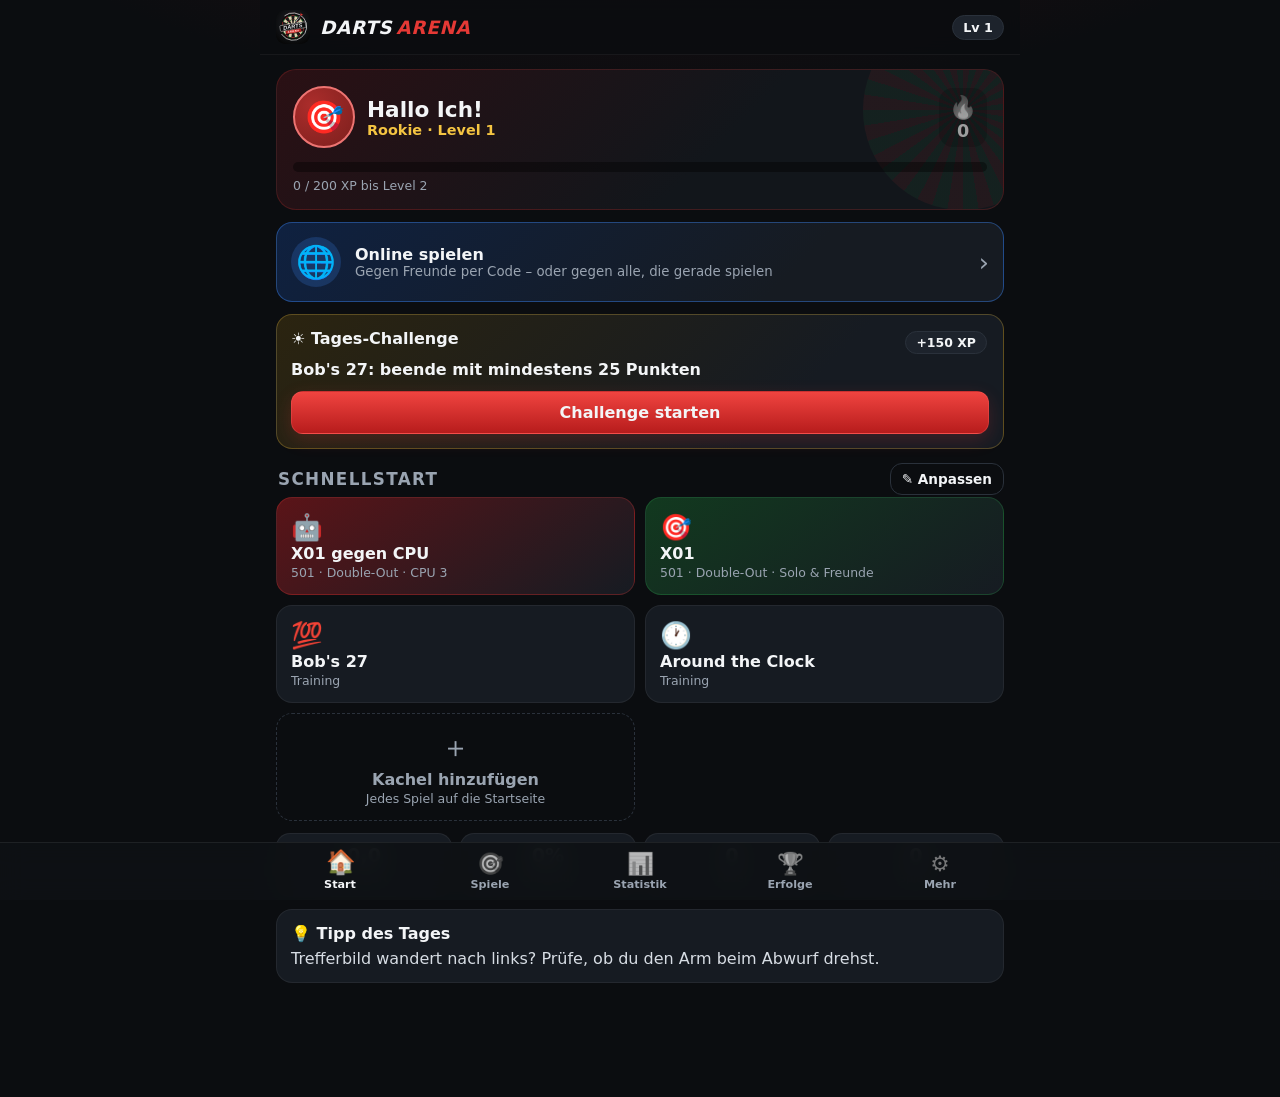
<file: darts/index.html>
<!doctype html>
<html lang="de">
<head>
  <meta charset="utf-8">
  <meta name="viewport" content="width=device-width, initial-scale=1, viewport-fit=cover, user-scalable=no">
  <title>Darts Arena</title>
  <meta name="description" content="Darts Arena – Scorer, Training und Spiele gegen die CPU mit Caller. Offline, ohne Werbung.">
  <meta name="theme-color" content="#0b0d10">
  <meta name="mobile-web-app-capable" content="yes">
  <meta name="apple-mobile-web-app-capable" content="yes">
  <meta name="apple-mobile-web-app-status-bar-style" content="black-translucent">
  <meta name="apple-mobile-web-app-title" content="Darts Arena">
  <link rel="manifest" href="manifest.webmanifest">
  <link rel="icon" href="icons/icon.svg" type="image/svg+xml">
  <link rel="apple-touch-icon" href="icons/icon-192.png">
  <link rel="stylesheet" href="css/app.css">
</head>
<body>
  <div class="splash"><img src="icons/icon.svg" alt=""><p>Darts Arena</p></div>
  <noscript>Bitte JavaScript aktivieren.</noscript>
  <script type="module" src="js/app.js"></script>
</body>
</html>
</file>
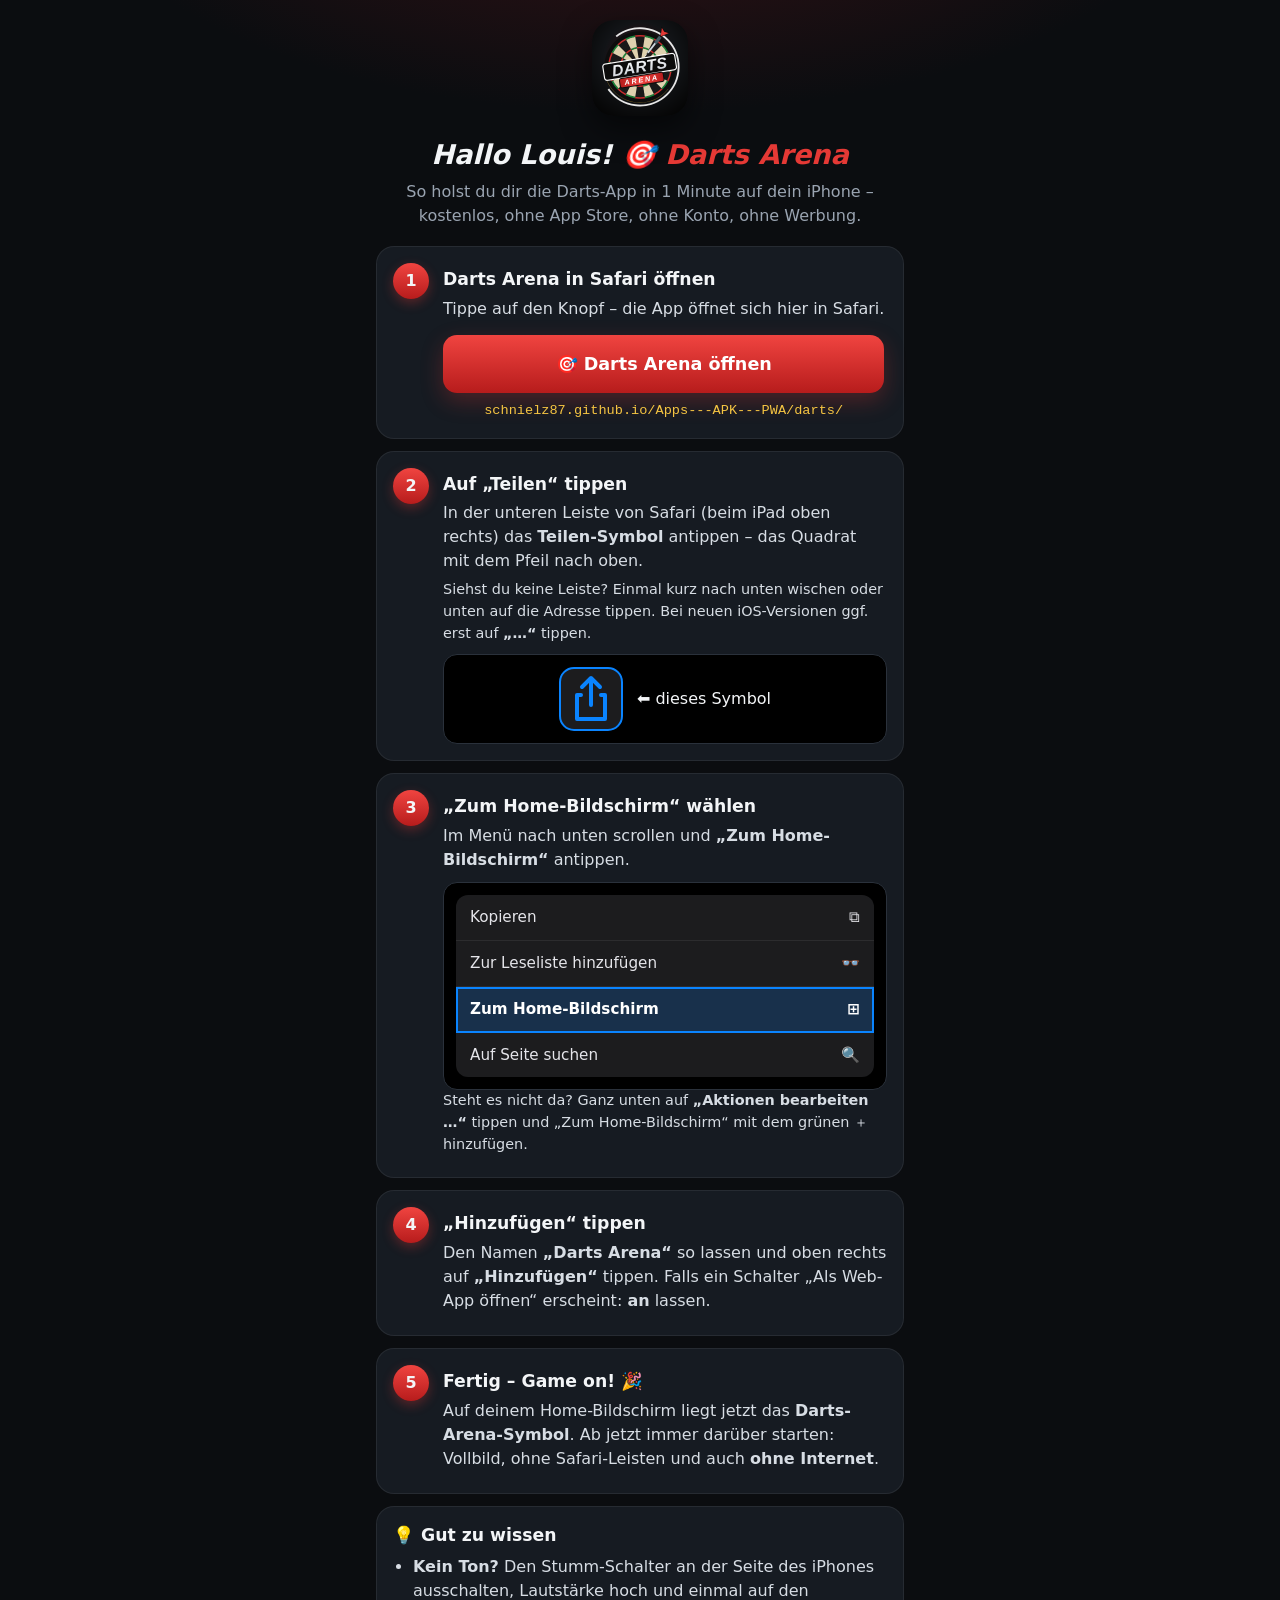
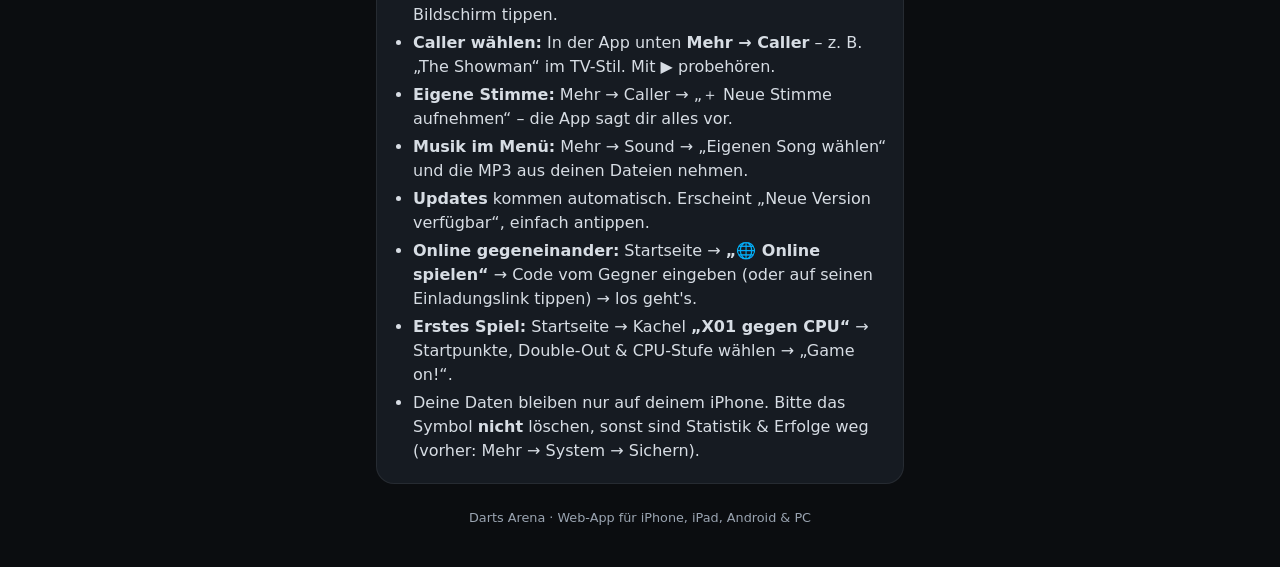
<file: darts/iphone.html>
<!doctype html>
<html lang="de">
<head>
  <meta charset="utf-8">
  <meta name="viewport" content="width=device-width, initial-scale=1, viewport-fit=cover">
  <title>Darts Arena aufs iPhone</title>
  <meta name="theme-color" content="#0b0d10">
  <link rel="icon" href="icons/icon.svg" type="image/svg+xml">
  <link rel="apple-touch-icon" href="icons/icon-192.png">
  <style>
    :root { --bg: #0b0d10; --card: #161b22; --line: #2a313b; --tx: #f3f5f7; --mu: #9aa4b1; --red: #e53935; --gold: #f5c542; --green: #2e9e4f; color-scheme: dark; }
    * { box-sizing: border-box; }
    body { margin: 0; font-family: system-ui, -apple-system, 'Segoe UI', Roboto, sans-serif; color: var(--tx); line-height: 1.5;
      background: radial-gradient(900px 420px at 50% -160px, #3a1216 0%, transparent 65%), var(--bg); }
    main { max-width: 560px; margin: 0 auto; padding: calc(20px + env(safe-area-inset-top)) 16px calc(40px + env(safe-area-inset-bottom)); }
    header { text-align: center; margin-bottom: 18px; }
    header img { width: 96px; height: 96px; border-radius: 22px; box-shadow: 0 12px 30px #0008; }
    h1 { font-size: 1.7rem; font-style: italic; font-weight: 900; margin: 12px 0 4px; }
    h1 b { color: var(--red); }
    .lead { color: var(--mu); margin: 0; }
    .card { background: var(--card); border: 1px solid #ffffff12; border-radius: 18px; padding: 16px; margin: 12px 0; }
    .warn { border-color: #f5c54266; background: linear-gradient(135deg, #2b2410, var(--card) 70%); }
    .ok { border-color: #2e9e4f66; background: linear-gradient(135deg, #12301c, var(--card) 70%); }
    .step { display: flex; gap: 14px; align-items: flex-start; }
    .num { flex: none; width: 36px; height: 36px; border-radius: 50%; display: grid; place-items: center; font-weight: 900;
      background: linear-gradient(180deg, #f04440, #b71c1c); box-shadow: 0 4px 12px #e5393555; }
    .step h2 { font-size: 1.08rem; margin: 4px 0 4px; }
    .step p { margin: 0 0 6px; color: #d7dde4; }
    .ill { margin-top: 10px; background: #000; border: 1px solid var(--line); border-radius: 14px; padding: 12px; display: flex; align-items: center; justify-content: center; gap: 14px; }
    .ill svg { flex: none; }
    .menu { width: 100%; background: #1c1c1e; border-radius: 12px; overflow: hidden; font-size: .95rem; }
    .menu div { display: flex; justify-content: space-between; align-items: center; padding: 11px 14px; border-bottom: 1px solid #2c2c2e; color: #e5e5ea; }
    .menu div:last-child { border: 0; }
    .menu .hl { background: #0a84ff33; outline: 2px solid #0a84ff; outline-offset: -2px; font-weight: 700; color: #fff; }
    .btn { display: block; width: 100%; text-align: center; text-decoration: none; color: #fff; font-weight: 800; font-size: 1.1rem; padding: 16px;
      border-radius: 14px; background: linear-gradient(180deg, #f04440, #b71c1c); box-shadow: 0 8px 22px #e5393544; margin-top: 14px; border: 0; }
    .btn.ghost { background: transparent; border: 1px solid var(--line); box-shadow: none; font-size: 1rem; }
    .url { display: block; text-align: center; font-family: ui-monospace, Menlo, monospace; font-size: .85rem; color: var(--gold); word-break: break-all; margin-top: 8px; }
    ul { margin: 6px 0 0; padding-left: 20px; } li { margin: 4px 0; color: #d7dde4; }
    .muted { color: var(--mu); font-size: .9rem; }
    .hidden { display: none; }
    footer { text-align: center; color: var(--mu); font-size: .8rem; margin-top: 24px; }
  </style>
</head>
<body>
<main>
  <header>
    <img src="icons/icon-192.png" alt="Darts Arena">
    <h1>Hallo <span id="who">Louis</span>! 🎯 <b>Darts Arena</b></h1>
    <p class="lead">So holst du dir die Darts-App in 1 Minute auf dein iPhone – kostenlos, ohne App Store, ohne Konto, ohne Werbung.</p>
  </header>

  <div id="notSafari" class="card warn hidden">
    <b>⚠️ Bitte in Safari öffnen</b>
    <p class="muted">Du bist gerade nicht in Safari (z. B. in WhatsApp oder Chrome). Nur Safari kann Apps auf den Home-Bildschirm legen.
      Tippe oben/unten auf <b>„…“</b> oder das Kompass-Symbol und wähle <b>„In Safari öffnen“</b>. Oder Link kopieren und in Safari einfügen:</p>
    <span class="url">https://schnielz87.github.io/Apps---APK---PWA/darts/iphone.html</span>
  </div>

  <div id="installed" class="card ok hidden">
    <b>✅ Läuft schon als App!</b>
    <p class="muted">Du hast Darts Arena bereits vom Home-Bildschirm geöffnet. Viel Spaß – und gut Darts!</p>
    <a class="btn" href="./">Darts Arena starten</a>
  </div>

  <section class="card step">
    <div class="num">1</div>
    <div>
      <h2>Darts Arena in Safari öffnen</h2>
      <p>Tippe auf den Knopf – die App öffnet sich hier in Safari.</p>
      <a class="btn" href="./" id="openApp">🎯 Darts Arena öffnen</a>
      <span class="url">schnielz87.github.io/Apps---APK---PWA/darts/</span>
    </div>
  </section>

  <section class="card step">
    <div class="num">2</div>
    <div>
      <h2>Auf „Teilen“ tippen</h2>
      <p>In der unteren Leiste von Safari (beim iPad oben rechts) das <b>Teilen-Symbol</b> antippen – das Quadrat mit dem Pfeil nach oben.</p>
      <p class="muted">Siehst du keine Leiste? Einmal kurz nach unten wischen oder unten auf die Adresse tippen. Bei neuen iOS-Versionen ggf. erst auf <b>„…“</b> tippen.</p>
      <div class="ill">
        <svg width="64" height="64" viewBox="0 0 64 64" aria-hidden="true"><rect x="1" y="1" width="62" height="62" rx="14" fill="#1c1c1e" stroke="#0a84ff" stroke-width="2"/>
          <path d="M32 12v26M23 20l9-9 9 9" fill="none" stroke="#0a84ff" stroke-width="4" stroke-linecap="round" stroke-linejoin="round"/>
          <path d="M22 28h-4v24h28V28h-4" fill="none" stroke="#0a84ff" stroke-width="4" stroke-linecap="round" stroke-linejoin="round"/></svg>
        <span>⬅ dieses Symbol</span>
      </div>
    </div>
  </section>

  <section class="card step">
    <div class="num">3</div>
    <div>
      <h2>„Zum Home-Bildschirm“ wählen</h2>
      <p>Im Menü nach unten scrollen und <b>„Zum Home-Bildschirm“</b> antippen.</p>
      <div class="ill"><div class="menu">
        <div>Kopieren <span>⧉</span></div>
        <div>Zur Leseliste hinzufügen <span>👓</span></div>
        <div class="hl">Zum Home-Bildschirm <span>⊞</span></div>
        <div>Auf Seite suchen <span>🔍</span></div>
      </div></div>
      <p class="muted">Steht es nicht da? Ganz unten auf <b>„Aktionen bearbeiten …“</b> tippen und „Zum Home-Bildschirm“ mit dem grünen ＋ hinzufügen.</p>
    </div>
  </section>

  <section class="card step">
    <div class="num">4</div>
    <div>
      <h2>„Hinzufügen“ tippen</h2>
      <p>Den Namen <b>„Darts Arena“</b> so lassen und oben rechts auf <b>„Hinzufügen“</b> tippen. Falls ein Schalter „Als Web-App öffnen“ erscheint: <b>an</b> lassen.</p>
    </div>
  </section>

  <section class="card step">
    <div class="num">5</div>
    <div>
      <h2>Fertig – Game on! 🎉</h2>
      <p>Auf deinem Home-Bildschirm liegt jetzt das <b>Darts-Arena-Symbol</b>. Ab jetzt immer darüber starten: Vollbild, ohne Safari-Leisten und auch <b>ohne Internet</b>.</p>
    </div>
  </section>

  <section class="card">
    <h2 style="margin:0 0 6px;font-size:1.08rem">💡 Gut zu wissen</h2>
    <ul>
      <li><b>Kein Ton?</b> Den Stumm-Schalter an der Seite des iPhones ausschalten, Lautstärke hoch und einmal auf den Bildschirm tippen.</li>
      <li><b>Caller wählen:</b> In der App unten <b>Mehr → Caller</b> – z. B. „The Showman“ im TV-Stil. Mit ▶ probehören.</li>
      <li><b>Eigene Stimme:</b> Mehr → Caller → „＋ Neue Stimme aufnehmen“ – die App sagt dir alles vor.</li>
      <li><b>Musik im Menü:</b> Mehr → Sound → „Eigenen Song wählen“ und die MP3 aus deinen Dateien nehmen.</li>
      <li><b>Updates</b> kommen automatisch. Erscheint „Neue Version verfügbar“, einfach antippen.</li>
      <li><b>Online gegeneinander:</b> Startseite → <b>„🌐 Online spielen“</b> → Code vom Gegner eingeben (oder auf seinen Einladungslink tippen) → los geht's.</li>
      <li><b>Erstes Spiel:</b> Startseite → Kachel <b>„X01 gegen CPU“</b> → Startpunkte, Double-Out & CPU-Stufe wählen → „Game on!“.</li>
      <li>Deine Daten bleiben nur auf deinem iPhone. Bitte das Symbol <b>nicht</b> löschen, sonst sind Statistik & Erfolge weg (vorher: Mehr → System → Sichern).</li>
    </ul>
  </section>

  <footer>Darts Arena · Web-App für iPhone, iPad, Android & PC</footer>
</main>
<script>
  // Name aus dem Link (?n=Name), sonst „Louis“
  try { const n = new URLSearchParams(location.search).get('n'); if (n) document.getElementById('who').textContent = n.slice(0, 20); } catch (e) {}
  const ua = navigator.userAgent;
  const ios = /iPhone|iPad|iPod/.test(ua) || (navigator.platform === 'MacIntel' && navigator.maxTouchPoints > 1);
  const standalone = window.navigator.standalone === true || matchMedia('(display-mode: standalone)').matches;
  const inApp = /FBAN|FBAV|Instagram|WhatsApp|Line|CriOS|FxiOS|EdgiOS|GSA/.test(ua);
  if (standalone) document.getElementById('installed').classList.remove('hidden');
  else if (ios && inApp) document.getElementById('notSafari').classList.remove('hidden');
</script>
</body>
</html>
</file>
<file: darts/css/app.css>
:root {
  --bg: #0b0d10; --bg2: #12161b; --card: #161b22; --card2: #1d232c; --line: #2a313b;
  --tx: #f3f5f7; --mu: #9aa4b1; --red: #e53935; --red2: #b71c1c; --green: #2e9e4f; --gold: #f5c542; --blue: #3d8bfd;
  --r: 16px; --font: system-ui, -apple-system, 'Segoe UI', Roboto, 'Helvetica Neue', Arial, sans-serif;
  color-scheme: dark;
}
* { box-sizing: border-box; -webkit-tap-highlight-color: transparent; }
html, body { margin: 0; background: var(--bg); color: var(--tx); font-family: var(--font); }
body { min-height: 100vh; overscroll-behavior-y: none; background: radial-gradient(1200px 500px at 50% -200px, #2a0f12 0%, transparent 60%), var(--bg); }
button { font: inherit; color: inherit; border: 0; background: none; cursor: pointer; }
button:disabled { opacity: .35; cursor: default; }
input { font: inherit; color: var(--tx); background: var(--bg2); border: 1px solid var(--line); border-radius: 12px; padding: 12px 14px; width: 100%; min-width: 0; }
input:focus { outline: 2px solid var(--red); border-color: transparent; }
code { background: var(--bg2); padding: 1px 5px; border-radius: 5px; font-size: .9em; }
.hidden { display: none !important; }
.muted { color: var(--mu); } .small { font-size: .85rem; } .center { text-align: center; justify-content: center; }
.pre { white-space: pre-line; line-height: 1.5; color: #d7dde4; margin: 6px 0 0; }

.splash { position: fixed; inset: 0; display: grid; place-content: center; text-align: center; gap: 10px; background: var(--bg); }
.splash img { width: 120px; animation: pop .8s ease; } .splash p { font-weight: 900; font-style: italic; letter-spacing: .08em; }
@keyframes pop { from { transform: scale(.6); opacity: 0; } to { transform: none; opacity: 1; } }

#app { max-width: 760px; margin: 0 auto; min-height: 100vh; padding-bottom: calc(78px + env(safe-area-inset-bottom)); }
#top { position: sticky; top: 0; z-index: 20; display: flex; align-items: center; justify-content: space-between; padding: calc(10px + env(safe-area-inset-top)) 16px 10px; background: rgba(11, 13, 16, .86); backdrop-filter: blur(12px); border-bottom: 1px solid #ffffff0d; }
.brand { display: flex; align-items: center; gap: 10px; cursor: pointer; font-weight: 900; font-style: italic; letter-spacing: .04em; font-size: 1.15rem; }
.brand img { width: 34px; height: 34px; border-radius: 9px; }
.brand b { color: var(--red); margin-left: 4px; }
.top-right { display: flex; gap: 8px; align-items: center; }
.chip { background: var(--card2); border: 1px solid var(--line); border-radius: 99px; padding: 4px 10px; font-size: .8rem; font-weight: 700; }
#view { padding: 14px 16px 24px; }
body[data-view="play"] #app { padding-bottom: env(safe-area-inset-bottom); }
body[data-view="play"] #nav, body[data-view="play"] #top { display: none; }

#nav { position: fixed; bottom: 0; left: 0; right: 0; z-index: 20; display: flex; justify-content: center; background: rgba(14, 17, 21, .94); backdrop-filter: blur(12px); border-top: 1px solid #ffffff12; padding-bottom: env(safe-area-inset-bottom); }
#nav button { flex: 1; max-width: 150px; padding: 8px 0 9px; display: flex; flex-direction: column; align-items: center; gap: 2px; color: var(--mu); }
#nav button span { font-size: 1.35rem; filter: grayscale(1) opacity(.7); transition: .2s; }
#nav button small { font-size: .7rem; font-weight: 600; }
#nav button.on { color: var(--tx); } #nav button.on span { filter: none; transform: translateY(-2px) scale(1.1); }

.h { font-size: 1.05rem; text-transform: uppercase; letter-spacing: .08em; color: var(--mu); margin: 22px 2px 10px; display: flex; gap: 8px; align-items: baseline; }
.card { background: var(--card); border: 1px solid #ffffff0f; border-radius: var(--r); padding: 14px; margin: 0 0 12px; }
.card h3 { margin: 0 0 8px; font-size: 1rem; }
.row { display: flex; align-items: center; } .between { justify-content: space-between; } .gap { gap: 10px; } .grow { flex: 1; min-width: 0; }
.line { padding: 8px 0; border-bottom: 1px solid #ffffff0a; } .line:last-child { border: 0; }
.scrollx { overflow-x: auto; gap: 8px; padding-bottom: 6px; scrollbar-width: none; }

.btn { background: var(--card2); border: 1px solid var(--line); border-radius: 12px; padding: 11px 16px; font-weight: 700; transition: transform .08s, background .2s; }
.btn:active { transform: scale(.97); }
.btn.primary { background: linear-gradient(180deg, #f04440, var(--red2)); border-color: #ff6b6b44; box-shadow: 0 6px 18px #e5393533; }
.btn.big { padding: 16px; font-size: 1.1rem; } .btn.small { padding: 7px 11px; font-size: .85rem; }
.btn.wide { width: 100%; margin-top: 8px; } .btn.ghost { background: transparent; } .btn.danger { color: #ff8a80; }
.icon { width: 36px; height: 36px; border-radius: 10px; background: var(--card2); border: 1px solid var(--line); font-weight: 800; flex: none; }
.back { font-size: 2rem; line-height: 1; width: 40px; height: 40px; border-radius: 12px; flex: none; }
.pill { display: inline-block; background: var(--card2); border: 1px solid var(--line); border-radius: 99px; padding: 3px 10px; font-size: .78rem; font-weight: 700; margin: 2px; }
.pill.gold, .pill.block.gold { background: #f5c54222; border-color: #f5c54266; color: var(--gold); }
.pill.block { display: block; text-align: center; margin-bottom: 10px; padding: 8px; }

.ava { --c: #e53935; display: inline-grid; place-items: center; width: 36px; height: 36px; border-radius: 50%; background: radial-gradient(circle at 30% 30%, color-mix(in srgb, var(--c) 70%, #fff 0%), color-mix(in srgb, var(--c) 55%, #000)); border: 2px solid color-mix(in srgb, var(--c) 70%, #fff 30%); font-size: 1.1rem; flex: none; }
.ava.sm { width: 26px; height: 26px; font-size: .8rem; border-width: 1.5px; } .ava.lg { width: 48px; height: 48px; font-size: 1.5rem; } .ava.xl { width: 62px; height: 62px; font-size: 2rem; }

/* Start */
.hero { background: linear-gradient(135deg, #2a1014, #12161b 60%); border: 1px solid #e5393533; border-radius: 20px; padding: 16px; margin-bottom: 12px; position: relative; overflow: hidden; }
.hero::after { content: ''; position: absolute; right: -60px; top: -60px; width: 200px; height: 200px; border-radius: 50%; background: repeating-conic-gradient(#e5393522 0 9deg, #2e9e4f22 9deg 18deg); opacity: .6; }
.hero-top { display: flex; align-items: center; gap: 12px; position: relative; z-index: 1; }
.hello { font-size: 1.35rem; font-weight: 900; } .rank { color: var(--gold); font-weight: 700; font-size: .9rem; }
.streak { margin-left: auto; text-align: center; background: #00000044; border-radius: 14px; padding: 6px 10px; filter: grayscale(1); opacity: .6; }
.streak.on { filter: none; opacity: 1; } .streak span { font-size: 1.4rem; display: block; } .streak b { font-size: 1.1rem; }
.xpbar { height: 10px; background: #00000066; border-radius: 99px; overflow: hidden; margin-top: 14px; position: relative; z-index: 1; }
.xpbar i { display: block; height: 100%; background: linear-gradient(90deg, var(--red), var(--gold)); border-radius: 99px; transition: width .6s; }
.xptext { font-size: .78rem; color: var(--mu); margin-top: 6px; position: relative; z-index: 1; }
.resume { display: flex; gap: 14px; align-items: center; width: 100%; text-align: left; border-color: #2e9e4f66; background: linear-gradient(90deg, #12301c, var(--card)); }
.resume .big { font-size: 1.6rem; width: 46px; height: 46px; display: grid; place-items: center; background: var(--green); border-radius: 50%; }
.resume small { display: block; color: var(--mu); }
.daily { border-color: #f5c54244; background: linear-gradient(135deg, #2b2410, var(--card) 70%); }
.daily p { margin: 4px 0 12px; font-weight: 600; } .daily.done { opacity: .75; } .daily .btn { width: 100%; }
.quick { display: grid; grid-template-columns: 1fr 1fr; gap: 10px; margin-bottom: 12px; }
.tile { background: var(--card); border: 1px solid #ffffff0f; border-radius: var(--r); padding: 14px; text-align: left; display: flex; flex-direction: column; gap: 2px; transition: transform .1s; }
.tile:active { transform: scale(.97); }
.tile span { font-size: 1.6rem; } .tile small { color: var(--mu); font-size: .78rem; }
.tile.red { background: linear-gradient(145deg, #5a1418, var(--card)); border-color: #e5393544; }
.tile.green { background: linear-gradient(145deg, #12391f, var(--card)); border-color: #2e9e4f44; }
.kpis, .kgrid { display: grid; grid-template-columns: repeat(4, 1fr); gap: 8px; margin-bottom: 12px; }
.kgrid { grid-template-columns: repeat(3, 1fr); }
.kpis div, .kgrid div { background: var(--card); border: 1px solid #ffffff0f; border-radius: 14px; padding: 10px 6px; text-align: center; }
.kpis b, .kgrid b { display: block; font-size: 1.2rem; font-weight: 900; } .kpis small, .kgrid small { color: var(--mu); font-size: .7rem; }
.tip p { margin: 6px 0 0; color: #d7dde4; }

/* Spieleliste */
.glist { display: grid; gap: 10px; }
@media (min-width: 620px) { .glist { grid-template-columns: 1fr 1fr; } }
.gcard { display: flex; gap: 12px; align-items: center; text-align: left; background: var(--card); border: 1px solid #ffffff0f; border-radius: var(--r); padding: 12px; transition: transform .1s, border-color .2s; }
.gcard:active { transform: scale(.98); border-color: var(--red); }
.gcard small { display: block; color: var(--mu); font-size: .8rem; margin-top: 2px; }
.gi { font-size: 1.7rem; width: 50px; height: 50px; display: grid; place-items: center; background: var(--card2); border-radius: 14px; flex: none; }
.gi.sm { width: 36px; height: 36px; font-size: 1.1rem; border-radius: 10px; }

/* Setup */
.setup-head { display: flex; align-items: center; gap: 10px; margin-bottom: 14px; }
.setup-head h2 { margin: 0; font-size: 1.3rem; } .setup-head small { color: var(--mu); }
.setup-head .icon { margin-left: auto; }
.prow { display: flex; align-items: center; gap: 10px; padding: 8px 0; }
.prow small { display: block; color: var(--mu); font-size: .78rem; }
.btnrow { width: 100%; text-align: left; border-radius: 12px; padding: 8px; }
.btnrow:active { background: var(--card2); }
.opt { margin: 10px 0; } .opt label { display: block; font-size: .8rem; color: var(--mu); margin-bottom: 6px; font-weight: 600; }
.opt input[type="range"] { padding: 0; accent-color: var(--red); background: none; border: 0; }
.seg { display: flex; flex-wrap: wrap; gap: 6px; }
.seg button { flex: 1 0 auto; padding: 9px 10px; border-radius: 10px; background: var(--bg2); border: 1px solid var(--line); font-weight: 700; font-size: .88rem; }
.seg button.on { background: var(--red); border-color: var(--red); }
.cpulist { display: grid; gap: 6px; max-height: 60vh; overflow: auto; }
.cpurow { display: flex; gap: 12px; align-items: center; text-align: left; padding: 10px 12px; border-radius: 12px; background: var(--bg2); border: 1px solid var(--line); position: relative; overflow: hidden; }
.cpurow > b { font-size: 1.2rem; width: 28px; text-align: center; } .cpurow small { display: block; color: var(--mu); }
.cpurow i { position: absolute; left: 0; bottom: 0; height: 3px; background: linear-gradient(90deg, var(--green), var(--gold), var(--red)); }

/* Modal */
#modal { position: fixed; inset: 0; z-index: 50; background: #000000aa; display: flex; align-items: flex-end; justify-content: center; animation: fade .2s; }
#modal .sheet { background: var(--card); width: 100%; max-width: 560px; border-radius: 22px 22px 0 0; padding: 18px 16px calc(18px + env(safe-area-inset-bottom)); max-height: 88vh; overflow: auto; animation: up .25s ease; }
#modal h3 { margin: 0 0 10px; }
@media (min-width: 620px) { #modal { align-items: center; } #modal .sheet { border-radius: 22px; } }
@keyframes fade { from { opacity: 0; } } @keyframes up { from { transform: translateY(40px); opacity: 0; } }
.pick { display: flex; flex-wrap: wrap; gap: 6px; margin: 12px 0; }
.pick button { min-width: 44px; height: 44px; border-radius: 12px; background: var(--bg2); border: 2px solid var(--line); font-size: 1.1rem; padding: 0 8px; }
.pick.wrap button { font-size: .85rem; font-weight: 700; }
.pick button.on { border-color: var(--gold); } .pick .col { width: 44px; }
.recbox { margin-top: 14px; text-align: center; }

/* Toasts & Effekte */
#toasts { position: fixed; top: calc(12px + env(safe-area-inset-top)); left: 50%; transform: translateX(-50%); z-index: 60; display: grid; gap: 8px; width: min(92vw, 440px); pointer-events: none; }
.toast { pointer-events: auto; background: #1f2630f2; border: 1px solid var(--line); border-radius: 14px; padding: 12px 14px; box-shadow: 0 10px 30px #0008; animation: up .3s ease; transition: .4s; }
.toast.out { opacity: 0; transform: translateY(-10px); }
.toast.gold { border-color: #f5c54288; background: #2b2410f2; } .toast.warn { border-color: #ff8a8088; }
#fx { position: fixed; inset: 0; pointer-events: none; z-index: 55; overflow: hidden; }
#fx i { position: absolute; top: -20px; width: 9px; height: 14px; border-radius: 2px; animation: fall linear forwards; }
@keyframes fall { to { top: 110vh; transform: rotate(720deg) translateX(40px); } }
.flash { position: absolute; left: 50%; top: 38%; transform: translate(-50%, -50%); font-size: clamp(3rem, 18vw, 7rem); font-weight: 900; font-style: italic; white-space: nowrap; text-shadow: 0 6px 30px #000, 0 0 2px #000; animation: flash 1.6s ease forwards; }
.flash.max { color: var(--gold); } .flash.bust { color: #ff5252; } .flash.ton { color: #fff; } .flash.win { color: #69f0ae; font-size: clamp(2.2rem, 12vw, 5rem); }
@keyframes flash { 0% { transform: translate(-50%, -50%) scale(.3); opacity: 0; } 15% { transform: translate(-50%, -50%) scale(1.15); opacity: 1; } 30% { transform: translate(-50%, -50%) scale(1); } 80% { opacity: 1; } 100% { opacity: 0; transform: translate(-50%, -60%) scale(1); } }

/* Spiel */
.playbar { display: flex; align-items: center; gap: 8px; padding: calc(4px + env(safe-area-inset-top)) 0 8px; }
.playbar b { flex: 1; font-size: 1rem; } .playbar .row { gap: 6px; }
.panels { display: grid; grid-template-columns: 1fr 1fr; gap: 8px; }
.panels:has(.pp:only-child) { grid-template-columns: 1fr; }
.panels.many { grid-template-columns: repeat(auto-fill, minmax(150px, 1fr)); }
.pp { --c: #e53935; background: var(--card); border: 2px solid transparent; border-radius: 16px; padding: 10px 12px; position: relative; overflow: hidden; transition: .25s; opacity: .7; }
.pp.active { border-color: var(--c); opacity: 1; box-shadow: 0 0 0 4px color-mix(in srgb, var(--c) 18%, transparent), 0 10px 26px #0006; background: linear-gradient(180deg, color-mix(in srgb, var(--c) 16%, var(--card)), var(--card)); }
.pp-head { display: flex; align-items: center; gap: 6px; font-weight: 700; font-size: .9rem; }
.pname { overflow: hidden; text-overflow: ellipsis; white-space: nowrap; } .pextra { margin-left: auto; font-size: .72rem; color: var(--gold); white-space: nowrap; }
.pmain { font-size: clamp(2.6rem, 13vw, 4.4rem); font-weight: 900; line-height: 1.05; letter-spacing: -.02em; font-variant-numeric: tabular-nums; }
.panels.many .pmain { font-size: 2.3rem; }
.psub { color: var(--mu); font-size: .78rem; } .plast { font-size: .78rem; color: var(--mu); margin-top: 4px; min-height: 1.2em; }
.plast b { color: var(--tx); } .bust { color: #ff5252; font-weight: 800; }
.pbar { height: 5px; background: #0006; border-radius: 9px; margin-top: 6px; overflow: hidden; } .pbar i { display: block; height: 100%; background: var(--c); }
.cmarks { display: grid; grid-template-columns: repeat(7, 1fr); gap: 2px; margin-top: 6px; text-align: center; font-size: .85rem; font-weight: 800; }
.cmarks span { background: #0004; border-radius: 6px; padding: 2px 0; } .cmarks em { display: block; font-style: normal; font-size: .62rem; color: var(--mu); }
.hint { text-align: center; color: var(--gold); font-weight: 700; margin: 10px 0 6px; min-height: 1.3em; font-size: .98rem; }
.turnrow { display: flex; align-items: center; gap: 10px; margin-bottom: 10px; }
.slots { display: flex; gap: 6px; } .slot { width: 54px; height: 38px; border-radius: 10px; border: 1.5px dashed var(--line); display: grid; place-items: center; font-weight: 800; }
.slot.f { border-style: solid; border-color: var(--red); background: #e5393522; animation: pop .25s; }
.tsum { flex: 1; font-size: 1.5rem; font-weight: 900; text-align: center; }
.tabs { margin-bottom: 8px; } .tabs button { padding: 7px 6px; font-size: .82rem; }

.keypad .kdisplay { background: #000; border: 1px solid var(--line); border-radius: 14px; text-align: right; font-size: 2.6rem; font-weight: 900; padding: 4px 16px; margin-bottom: 8px; font-variant-numeric: tabular-nums; }
.quick-scores { display: grid; grid-template-columns: repeat(9, 1fr); gap: 4px; margin-bottom: 8px; }
.quick-scores button { background: var(--card2); border-radius: 9px; padding: 9px 0; font-weight: 800; font-size: .8rem; border: 1px solid var(--line); }
.keys { display: grid; grid-template-columns: repeat(3, 1fr); gap: 8px; }
.keys button { background: var(--card); border: 1px solid #ffffff12; border-radius: 14px; font-size: 1.7rem; font-weight: 800; padding: 12px 0; transition: transform .06s, background .15s; }
.keys button:active, .nums button:active, .quick-scores button:active { transform: scale(.94); background: var(--card2); }
.keys .ok { background: linear-gradient(180deg, #2fb35a, #1b7a3b); } .keys .k2 { color: var(--mu); }

.mults { display: grid; grid-template-columns: repeat(3, 1fr); gap: 6px; margin-bottom: 8px; }
.mults button { padding: 11px 0; border-radius: 12px; background: var(--card2); border: 2px solid var(--line); font-weight: 800; }
.mults button.on { background: #ffffff1a; border-color: #fff; } .mults button.d.on { background: var(--green); border-color: #69f0ae; } .mults button.t.on { background: var(--red); border-color: #ff8a80; }
.nums { display: grid; grid-template-columns: repeat(5, 1fr); gap: 6px; }
.nums button { background: var(--card); border: 1px solid #ffffff12; border-radius: 12px; padding: 13px 0; font-size: 1.2rem; font-weight: 800; }
.segpad.m2 .nums button:not(.bull):not(.miss) { border-color: #2e9e4f88; color: #b9f6ca; }
.segpad.m3 .nums button:not(.bull):not(.miss) { border-color: #e5393588; color: #ffcdd2; }
.nums .bull { color: var(--gold); } .nums .miss { color: var(--mu); font-size: .9rem; }
.nums button:nth-last-child(-n+4) { grid-column: span 1; }

.board { width: 100%; height: auto; display: block; }
.board .bseg { transition: filter .1s; } .board .bseg:active { filter: brightness(1.6); }
.board .mark { fill: #00e5ff; stroke: #000; stroke-width: 2; animation: pop .3s; } .board .mark.cpu { fill: #ffd54f; }
.tapboard { max-width: 420px; margin: 0 auto 8px; }
.cpuzone { text-align: center; } .cpuboard { max-width: 330px; margin: 0 auto; }
.cpulabel { margin-top: 8px; font-size: 1.05rem; color: var(--mu); } .cpulabel b { color: var(--tx); }

/* Ergebnis */
.result-hero { text-align: center; padding: 18px 0 8px; } .result-hero h2 { margin: 4px 0; font-size: 2rem; font-style: italic; }
.result-hero p { color: var(--mu); margin: 0; } .trophy { font-size: 4rem; animation: pop .6s; }
.rtab { width: 100%; border-collapse: collapse; font-size: .92rem; }
.rtab th, .rtab td { padding: 8px 6px; text-align: right; border-bottom: 1px solid #ffffff0a; } .rtab th:first-child, .rtab td:first-child { text-align: left; color: var(--mu); }
.xpcard b { font-size: 1.4rem; color: var(--gold); }
.recs, .achs { display: flex; flex-wrap: wrap; gap: 6px; margin-top: 8px; } .recs span, .achs span { background: var(--card2); border-radius: 99px; padding: 5px 10px; font-size: .85rem; }

/* Statistik & Erfolge */
.chipbtn { display: inline-flex; align-items: center; gap: 6px; background: var(--card); border: 1px solid var(--line); border-radius: 99px; padding: 5px 12px 5px 5px; white-space: nowrap; font-weight: 700; }
.chipbtn.on { border-color: var(--red); background: #e5393522; }
.trend { width: 100%; height: auto; } .trend .line { fill: none; stroke: var(--red); stroke-width: 2.5; stroke-linejoin: round; }
.trend .dot { fill: #fff; } .trend .mean { stroke: var(--gold); stroke-dasharray: 4 4; opacity: .6; } .trend .ax { fill: var(--mu); font-size: 9px; }
.heat { max-width: 340px; margin: 0 auto; }
.hrow { display: flex; align-items: center; gap: 10px; padding: 8px 0; border-bottom: 1px solid #ffffff0a; } .hrow small { display: block; color: var(--mu); font-size: .75rem; }
.hres { text-align: right; font-weight: 800; } .hres small { display: block; color: var(--mu); font-weight: 600; } .hres.w small { color: #69f0ae; }
.hero.small .hello { font-size: 1.2rem; } .big-num { font-size: 1.8rem; font-weight: 900; text-align: right; } .big-num small { font-size: .8rem; color: var(--mu); margin-left: 4px; }
.achgrid { display: grid; grid-template-columns: repeat(auto-fill, minmax(140px, 1fr)); gap: 8px; }
.ach { background: var(--card); border: 1px solid #ffffff0f; border-radius: 14px; padding: 12px; text-align: center; filter: grayscale(1); opacity: .45; }
.ach.got { filter: none; opacity: 1; border-color: #f5c54255; background: linear-gradient(180deg, #2b2410, var(--card)); }
.ach span { font-size: 2rem; display: block; } .ach b { display: block; font-size: .85rem; margin: 4px 0 2px; } .ach small { color: var(--mu); font-size: .72rem; }

/* Einstellungen */
.tog { display: flex; align-items: center; justify-content: space-between; gap: 12px; padding: 10px 0; border-bottom: 1px solid #ffffff0a; cursor: pointer; }
.tog small { display: block; color: var(--mu); font-size: .78rem; }
.tog input { display: none; } .tog i { width: 46px; height: 26px; border-radius: 99px; background: var(--line); position: relative; flex: none; transition: .2s; }
.tog i::after { content: ''; position: absolute; left: 3px; top: 3px; width: 20px; height: 20px; border-radius: 50%; background: #fff; transition: .2s; }
.tog input:checked + i { background: var(--green); } .tog input:checked + i::after { left: 23px; }
.callerrow { cursor: pointer; border: 2px solid transparent; } .callerrow.sel { border-color: var(--red); background: linear-gradient(90deg, #e5393522, var(--card)); }
.packinfo { margin: 8px 0 12px; font-size: .88rem; color: var(--mu); }

/* ---------------------------------------------------------------- Animationen */
.btn, .tile, .gcard, .seg button, .nums button, .keys button, .mults button, .quick-scores button, .cpurow, .callerrow, .resume, .chipbtn, #nav button { position: relative; overflow: hidden; }
.rip { position: absolute; border-radius: 50%; background: radial-gradient(circle, #ffffff55 0%, #ffffff22 40%, transparent 70%); transform: scale(0); animation: rip .6s ease-out forwards; pointer-events: none; }
@keyframes rip { to { transform: scale(1); opacity: 0; } }

/* Seitenwechsel: Inhalte gleiten gestaffelt herein */
#view.enter > * { animation: rise .45s cubic-bezier(.2, .8, .2, 1) both; }
#view.enter > *:nth-child(2) { animation-delay: .05s; } #view.enter > *:nth-child(3) { animation-delay: .1s; }
#view.enter > *:nth-child(4) { animation-delay: .15s; } #view.enter > *:nth-child(5) { animation-delay: .2s; }
#view.enter > *:nth-child(n+6) { animation-delay: .25s; }
#view.enter .glist > *, #view.enter .quick > *, #view.enter .kgrid > *, #view.enter .achgrid > *, #view.enter .kpis > * { animation: pop-in .4s cubic-bezier(.2, 1.4, .4, 1) both; }
#view.enter .glist > *:nth-child(2), #view.enter .quick > *:nth-child(2), #view.enter .achgrid > *:nth-child(2) { animation-delay: .05s; }
#view.enter .glist > *:nth-child(3), #view.enter .quick > *:nth-child(3), #view.enter .achgrid > *:nth-child(3) { animation-delay: .1s; }
#view.enter .glist > *:nth-child(4), #view.enter .quick > *:nth-child(4), #view.enter .achgrid > *:nth-child(4) { animation-delay: .15s; }
#view.enter .glist > *:nth-child(5), #view.enter .achgrid > *:nth-child(5) { animation-delay: .2s; }
#view.enter .glist > *:nth-child(n+6), #view.enter .achgrid > *:nth-child(n+6) { animation-delay: .25s; }
@keyframes rise { from { opacity: 0; transform: translateY(18px); } }
@keyframes pop-in { from { opacity: 0; transform: scale(.85) translateY(10px); } }

/* Auswahl: frisch gewählter Knopf „ploppt“ mit Lichtring */
.just { animation: sel .45s cubic-bezier(.2, 1.6, .4, 1); }
.seg button.just, .mults button.just, .callerrow.just { box-shadow: 0 0 0 0 #e5393599; animation: sel .45s cubic-bezier(.2, 1.6, .4, 1), glow .8s ease-out; }
@keyframes sel { 0% { transform: scale(.88); } 60% { transform: scale(1.07); } 100% { transform: none; } }
@keyframes glow { from { box-shadow: 0 0 0 0 #e53935aa; } to { box-shadow: 0 0 0 14px #e5393500; } }
.prow.just { animation: slide-in .4s cubic-bezier(.2, 1.3, .4, 1); }
@keyframes slide-in { from { opacity: 0; transform: translateX(40px); } }
.seg button.on { transition: background .25s, border-color .25s; }

/* Spielkarte hebt ab */
.launch { animation: launch .26s ease-in forwards !important; z-index: 5; }
@keyframes launch { 40% { transform: scale(1.05); box-shadow: 0 0 0 3px var(--red), 0 20px 40px #e5393555; } 100% { transform: scale(1.12); opacity: 0; } }

/* Hover am PC */
@media (hover: hover) {
  .gcard:hover, .tile:hover { transform: translateY(-3px); border-color: #e5393566; box-shadow: 0 10px 24px #0006; }
  .gcard:hover .gi { transform: rotate(-10deg) scale(1.1); }
}
.gi { transition: transform .3s cubic-bezier(.2, 1.6, .4, 1); }
.gcard, .tile { transition: transform .2s, border-color .2s, box-shadow .2s; }

/* Aktiver Spieler pulsiert sanft */
.pp.active { animation: turn .5s cubic-bezier(.2, 1.4, .4, 1); }
.pp.active::before { content: ''; position: absolute; inset: 0; border-radius: 14px; box-shadow: inset 0 0 30px color-mix(in srgb, var(--c) 30%, transparent); animation: breathe 2.4s ease-in-out infinite; pointer-events: none; }
@keyframes turn { from { transform: scale(.94); } }
@keyframes breathe { 50% { opacity: .35; } }

/* Dart fliegt auf die Scheibe */
.board .mark.fly { animation: fly .35s cubic-bezier(.3, 1.3, .5, 1); transform-box: fill-box; transform-origin: center; }
@keyframes fly { from { r: 26; opacity: 0; } 70% { r: 5; opacity: 1; } }
.cpuzone .cpuboard { animation: pop-in .35s both; }
.slot.f { animation: slot-in .3s cubic-bezier(.2, 1.6, .4, 1); }
@keyframes slot-in { from { transform: translateY(-14px) scale(.6); opacity: 0; } }

/* Game-on-Intro */
.intro { position: fixed; inset: 0; z-index: 70; display: grid; place-items: center; background: radial-gradient(circle, #2a0f12ee, #050607f5 70%); animation: fade .2s; pointer-events: none; }
.intro.out { opacity: 0; transition: opacity .45s; }
.intro-board { width: min(70vw, 320px); animation: spin-in .6s cubic-bezier(.2, .9, .3, 1.2) both; filter: drop-shadow(0 20px 40px #000); }

.intro-text { position: absolute; bottom: 20%; width: 100%; text-align: center; white-space: nowrap; font-size: clamp(2rem, 11vw, 4.4rem); font-weight: 900; font-style: italic; letter-spacing: .04em; color: #fff; text-shadow: 0 0 30px #e53935, 0 4px 0 #b71c1c; animation: slam .4s .45s cubic-bezier(.2, 1.6, .4, 1) both; }
@keyframes spin-in { from { transform: rotate(-200deg) scale(.2); opacity: 0; } }
@keyframes dart-in { from { transform: translate(60vw, -60vh) rotate(-20deg) scale(2); opacity: 0; } 85% { opacity: 1; } to { transform: translate(14px, -18px) rotate(-22deg) scale(1); } }
@keyframes slam { from { transform: scale(3); opacity: 0; } }

/* Erfolge glänzen */
.ach.got { position: relative; overflow: hidden; }
.ach.got::after { content: ''; position: absolute; inset: 0; background: linear-gradient(110deg, transparent 35%, #ffffff30 50%, transparent 65%); transform: translateX(-100%); animation: shine 3.5s ease-in-out infinite; }
@keyframes shine { 60%, 100% { transform: translateX(100%); } }
.streak.on span { display: inline-block; animation: flame 1.2s ease-in-out infinite alternate; }
@keyframes flame { to { transform: scale(1.15) rotate(-6deg); } }
.trophy { animation: trophy .8s cubic-bezier(.2, 1.6, .4, 1) both; }
@keyframes trophy { from { transform: translateY(-60px) rotate(-30deg) scale(.4); opacity: 0; } }

@media (prefers-reduced-motion: reduce) { *, *::before, *::after { animation: none !important; transition: none !important; } }

/* Kamera-Autoscore */
.cam { position: relative; border-radius: 14px; overflow: hidden; background: #000; border: 1px solid var(--line); }
.cam video { display: block; width: 100%; height: auto; }
.cam .ov { position: absolute; inset: 0; width: 100%; height: 100%; touch-action: none; }
.cam.calib { outline: 2px solid var(--gold); }
.camslot { max-width: 520px; margin: 0 auto 8px; min-height: 120px; }
.calslot { margin: 10px 0; }
#modal.wide .sheet { max-width: 900px; }
.camstatus { text-align: center; font-weight: 700; margin: 6px 0 8px; color: #69f0ae; }

/* Einstellungen als Registerkarten */
.mtabs { position: sticky; top: calc(56px + env(safe-area-inset-top)); z-index: 10; display: grid; grid-template-columns: repeat(var(--n), 1fr); background: rgba(14, 17, 21, .92); backdrop-filter: blur(10px); border: 1px solid var(--line); border-radius: 16px; padding: 4px; margin-bottom: 14px; }
.mtabs button { position: relative; z-index: 1; display: flex; flex-direction: column; align-items: center; gap: 1px; padding: 8px 0 6px; border-radius: 12px; color: var(--mu); transition: color .25s; }
.mtabs button span { font-size: 1.25rem; transition: transform .3s cubic-bezier(.2, 1.6, .4, 1); }
.mtabs button small { font-size: .7rem; font-weight: 700; }
.mtabs button.on { color: var(--tx); } .mtabs button.on span { transform: scale(1.18) translateY(-1px); }
.mtab-ink { position: absolute; z-index: 0; top: 4px; bottom: 4px; left: 4px; width: calc((100% - 8px) / var(--n)); border-radius: 12px; background: linear-gradient(180deg, #f04440, var(--red2)); box-shadow: 0 4px 14px #e5393555; transform: translateX(calc(var(--i) * 100%)); transition: transform .35s cubic-bezier(.3, 1.3, .5, 1); }
.mbody.from-right > * { animation: tab-r .35s cubic-bezier(.2, .9, .3, 1) both; }
.mbody.from-left > * { animation: tab-l .35s cubic-bezier(.2, .9, .3, 1) both; }
.mbody > *:nth-child(2) { animation-delay: .04s !important; } .mbody > *:nth-child(3) { animation-delay: .08s !important; } .mbody > *:nth-child(n+4) { animation-delay: .12s !important; }
@keyframes tab-r { from { opacity: 0; transform: translateX(40px); } }
@keyframes tab-l { from { opacity: 0; transform: translateX(-40px); } }
.voicecta { border-color: #e5393555; background: linear-gradient(135deg, #2a1014, var(--card) 70%); }

/* Stimm-Assistent */
.wiz h3 { margin: 0; }
.wiz .xpbar { margin: 10px 0 14px; }
.wiz-say { text-align: center; background: var(--bg2); border: 2px solid var(--line); border-radius: 18px; padding: 18px 12px; transition: .25s; }
.wiz-say.live { border-color: #ff5252; box-shadow: 0 0 0 6px #ff525222; animation: live 1.2s ease-in-out infinite; }
@keyframes live { 50% { box-shadow: 0 0 0 12px #ff525211; } }
.wiz-text { font-size: clamp(1.6rem, 7vw, 2.4rem); font-weight: 900; font-style: italic; margin: 6px 0; }
.meter { height: 8px; background: #0006; border-radius: 9px; overflow: hidden; margin: 12px 0 6px; }
.meter i { display: block; height: 100%; background: linear-gradient(90deg, var(--green), var(--gold), var(--red)); transition: width .08s; }
.wiz-state { text-align: center; font-weight: 800; min-height: 1.4em; margin-bottom: 10px; }
.wiz-chips { display: flex; flex-wrap: wrap; gap: 5px; margin: 14px 0 4px; max-height: 150px; overflow: auto; }
.wiz-chips button { padding: 5px 9px; border-radius: 9px; background: var(--bg2); border: 1px solid var(--line); font-size: .78rem; font-weight: 700; }
.wiz-chips button.ok { border-color: #2e9e4f; color: #b9f6ca; } .wiz-chips button.cur { border-color: var(--gold); box-shadow: 0 0 0 2px #f5c54255; }
.wiz-done { text-align: center; padding: 10px 0; } .wiz-done .trophy { font-size: 3rem; }

/* Startseiten-Kacheln */
.quick-head { margin-top: 6px; } .quick-head .h { margin: 8px 2px; }
.tile.add { border-style: dashed; border-color: var(--line); background: transparent; color: var(--mu); align-items: center; justify-content: center; text-align: center; }
.tile.add span { font-size: 1.8rem; }
.gcard-wrap { position: relative; }
.gcard-wrap .gcard { width: 100%; padding-right: 52px; }
.pin { position: absolute; right: 8px; top: 50%; transform: translateY(-50%); width: 40px; height: 40px; border-radius: 12px; font-size: 1.3rem; color: var(--mu); }
.pin.on { color: var(--gold); text-shadow: 0 0 12px #f5c54288; }
.pin.just { animation: starpop .5s cubic-bezier(.2, 1.8, .4, 1); }
@keyframes starpop { 0% { transform: translateY(-50%) scale(.5) rotate(-40deg); } 60% { transform: translateY(-50%) scale(1.4) rotate(10deg); } 100% { transform: translateY(-50%); } }
.tiled { display: grid; gap: 6px; max-height: 32vh; overflow: auto; }
.trow { display: flex; align-items: center; gap: 10px; padding: 6px 8px; border-radius: 12px; background: var(--bg2); border: 1px solid var(--line); }
.trow.on { border-color: #f5c54255; }
.star { font-size: 1.4rem; width: 34px; color: var(--mu); } .star.on { color: var(--gold); }

select.sel { font: inherit; color: var(--tx); background: var(--bg2); border: 1px solid var(--line); border-radius: 12px; padding: 10px 12px; min-width: 0; }

/* Spieler-Zeilen: Namen nie abschneiden, CPU-Stufe als Regler in eigener Zeile */
.prow { flex-wrap: wrap; }
.prow .grow b { display: block; overflow-wrap: anywhere; line-height: 1.25; }
.prow.cpu .cpulvl { flex-basis: 100%; display: flex; align-items: center; gap: 10px; padding-left: 46px; }
.prow.cpu .cpulvl input[type="range"] { flex: 1; padding: 0; border: 0; background: none; accent-color: var(--red); }

/* Kalibrieren: Kamerabild passt immer komplett auf den Bildschirm (Gitter liegt exakt darüber) */
.calslot .cam { width: fit-content; max-width: 100%; margin: 0 auto; }
.calslot .cam video { width: auto; max-width: 100%; max-height: 52vh; }
.camslot .cam { width: fit-content; max-width: 100%; margin: 0 auto; }
.camslot .cam video { width: auto; max-width: 100%; max-height: 40vh; }
.logbox { max-height: 45vh; overflow: auto; font: 12px/1.45 ui-monospace, Menlo, monospace; background: #000; border: 1px solid var(--line); border-radius: 12px; padding: 10px; white-space: pre-wrap; word-break: break-word; }
.logbox .e { color: #ff8a80; } .logbox .w { color: var(--gold); } .logbox .i { color: #b0bec5; }

/* ⓘ Spielregeln */
.info-btn { width: 30px; height: 30px; border-radius: 50%; flex: none; display: inline-grid; place-items: center; font: italic 800 1rem Georgia, 'Times New Roman', serif; color: #fff; background: #3d8bfd22; border: 1.5px solid #3d8bfdaa; transition: transform .2s; }
.info-btn:active { transform: scale(.88); }
.setup-head .info-btn { margin-left: auto; }
.gcard-wrap .gcard { padding-right: 92px; }
.info-btn.in-card { position: absolute; right: 52px; top: 50%; transform: translateY(-50%); }
.info-btn.in-card:active { transform: translateY(-50%) scale(.88); }
.rules-head { display: flex; gap: 12px; align-items: center; margin-bottom: 8px; } .rules-head h3 { margin: 0; } .rules-head small { color: var(--mu); }

.flash { max-width: 96vw; text-align: center; }

/* ✕ in „Spiel fortsetzen“ */
.resume { cursor: pointer; }
.resume-x { flex: none; width: 42px; height: 42px; border-radius: 50%; font-size: 1.15rem; font-weight: 800; color: var(--mu); background: #0004; border: 1px solid var(--line); transition: transform .15s, color .15s, background .15s; }
.resume-x:active { transform: scale(.88); color: #fff; background: #e5393555; }
.resume.gone { animation: gone .28s ease-in forwards; }
@keyframes gone { to { opacity: 0; transform: translateX(60px) scale(.96); height: 0; margin: 0; padding: 0; } }

/* Online */
.online-cta { display: flex; align-items: center; gap: 14px; width: 100%; text-align: left; border-color: #3d8bfd66; background: linear-gradient(135deg, #0f2140, var(--card) 70%); }
.online-cta .globe { font-size: 2rem; width: 50px; height: 50px; display: grid; place-items: center; border-radius: 50%; background: #3d8bfd33; animation: spin-slow 12s linear infinite; }
.online-cta small { display: block; color: var(--mu); } .online-cta .chev { font-size: 1.6rem; color: var(--mu); }
@keyframes spin-slow { to { transform: rotate(360deg); } }
.codein { font-size: 1.5rem; font-weight: 900; letter-spacing: .35em; text-align: center; text-transform: uppercase; }
.onl-wait { text-align: center; }
.onl-wait .code { font-size: clamp(2.6rem, 14vw, 4rem); font-weight: 900; letter-spacing: .18em; color: var(--gold); margin: 4px 0 8px; font-variant-numeric: tabular-nums; }
.onl-wait .code.small { font-size: 1.4rem; letter-spacing: .02em; color: var(--tx); }
.onl-status { font-weight: 800; margin: 10px 0 6px; min-height: 1.4em; }
.radar { position: relative; width: 150px; height: 150px; margin: 18px auto 6px; display: grid; place-items: center; }
.radar span { font-size: 2.4rem; z-index: 1; }
.radar i { position: absolute; inset: 0; border-radius: 50%; border: 2px solid #3d8bfd; animation: ping 2.4s ease-out infinite; opacity: 0; }
.radar i:nth-child(2) { animation-delay: .8s; } .radar i:nth-child(3) { animation-delay: 1.6s; }
@keyframes ping { 0% { transform: scale(.3); opacity: .9; } 100% { transform: scale(1.1); opacity: 0; } }
.onl { font-size: .72rem; font-weight: 800; padding: 2px 8px; border-radius: 99px; margin-left: 6px; vertical-align: middle; font-style: normal; }
.onl.ok { background: #2e9e4f33; color: #69f0ae; } .onl.bad { background: #e5393533; color: #ff8a80; animation: live 1.2s infinite; }

/* Freunde */
.friends .frow { border-bottom: 1px solid #ffffff0a; }
.frdot { width: 14px; height: 14px; border-radius: 50%; flex: none; background: #556; box-shadow: 0 0 0 3px #0003; }
.frdot.online { background: #2ecc71; box-shadow: 0 0 0 3px #2ecc7133, 0 0 12px #2ecc71aa; animation: live 2s infinite; }
.frdot.playing { background: var(--gold); box-shadow: 0 0 0 3px #f5c54233; }
.frdot.checking { background: #3d8bfd; animation: live 1s infinite; }
.frme { display: flex; align-items: center; gap: 10px; flex-wrap: wrap; margin: 12px 0 8px; padding: 10px 12px; border-radius: 12px; background: var(--bg2); border: 1px dashed var(--line); }
.frme small { color: var(--mu); } .frme b { font-size: 1.15rem; letter-spacing: .12em; color: var(--gold); flex: 1; }
.codein.sm { font-size: 1.1rem; letter-spacing: .2em; }
.invite { text-align: center; } .invite h3 { font-size: 1.3rem; margin: 6px 0 2px; } .invite p { color: var(--mu); margin: 0 0 14px; }
.radar.small { width: 100px; height: 100px; margin: 4px auto; }
.friends .row .btn { white-space: nowrap; flex: none; }
.friends .row input { flex: 1; }
/* Eingabefeld + Knopf in einer Zeile: Knopf nie abschneiden */
.row > input + .btn { flex: none; white-space: nowrap; }
.row > input { flex: 1; min-width: 0; }

/* Kalibrierung: automatische Erkennung */
.calstat { text-align: center; font-weight: 700; margin: 8px 0; padding: 8px 10px; border-radius: 12px; background: var(--bg2); font-size: .92rem; }
.calstat.ok { background: #12301c; color: #b9f6ca; } .calstat.warn { background: #2b2410; color: #ffe8a3; }
.calrow .btn { font-size: 1.05rem; } .calrow .btn:not(.grow) { width: 52px; font-size: 1.3rem; }
.calmanual { margin: 8px 0 4px; } .calmanual summary { cursor: pointer; color: var(--mu); font-size: .9rem; }

/* Game-on: realistischer Dart fliegt in die Triple 20 */
.intro-stage { --bw: min(70vw, 320px); position: relative; width: var(--bw); height: var(--bw); }
.intro-stage .intro-board { width: 100%; }
.intro.impact .intro-board { animation: spin-in .6s cubic-bezier(.2, .9, .3, 1.2) both, thud .28s ease-out; }
@keyframes thud { 0% { transform: scale(1); } 30% { transform: scale(.975) translateY(2px); } 100% { transform: scale(1); } }
/* Spitze sitzt auf T20: Mittelpunkt minus 103/225 des Radius */
.intro-dart-wrap { position: absolute; left: 50%; top: calc(50% - var(--bw) * .229); width: calc(var(--bw) * .95); height: calc(var(--bw) * .95 * 48 / 330); margin-top: calc(var(--bw) * .95 * -24 / 330);
  transform-origin: 0 50%; transform: rotate(-58deg); filter: drop-shadow(-6px 10px 6px rgba(0, 0, 0, .55)); }
.intro-dart-fly { width: 100%; height: 100%; transform-origin: 0 50%; animation: dart-fly .52s .24s cubic-bezier(.45, .05, .9, .55) both, dart-wobble .55s .76s ease-out; }
.intro-dart-fly .rdart { width: 100%; height: 100%; display: block; overflow: visible; }
@keyframes dart-fly {
  0% { transform: translateX(170%) scale(2.6); opacity: 0; filter: blur(3px); }
  35% { opacity: 1; }
  85% { filter: blur(1.2px); }
  100% { transform: translateX(0) scale(1); opacity: 1; filter: blur(0); }
}
/* Nachfedern nach dem Einschlag */
@keyframes dart-wobble { 0% { transform: rotate(0); } 20% { transform: rotate(-3.5deg); } 40% { transform: rotate(2.4deg); } 60% { transform: rotate(-1.4deg); } 80% { transform: rotate(.7deg); } 100% { transform: rotate(0); } }
/* Staub/Splitter an der Einschlagstelle */
.intro-dust { position: absolute; left: 50%; top: calc(50% - var(--bw) * .229); width: 0; height: 0; }
.intro-dust i { position: absolute; width: 4px; height: 4px; border-radius: 50%; background: #e9dcb8; opacity: 0; }
.intro.impact .intro-dust i { animation: dust .5s ease-out forwards; }
.intro-dust i:nth-child(1) { --x: -22px; --y: -14px; } .intro-dust i:nth-child(2) { --x: 18px; --y: -20px; } .intro-dust i:nth-child(3) { --x: -26px; --y: 8px; }
.intro-dust i:nth-child(4) { --x: 24px; --y: 10px; } .intro-dust i:nth-child(5) { --x: -6px; --y: -26px; } .intro-dust i:nth-child(6) { --x: 8px; --y: 22px; }
@keyframes dust { 0% { transform: translate(0, 0) scale(1.4); opacity: .95; } 100% { transform: translate(var(--x), var(--y)) scale(.3); opacity: 0; } }
.intro-text { animation-delay: .82s !important; }
</file>
